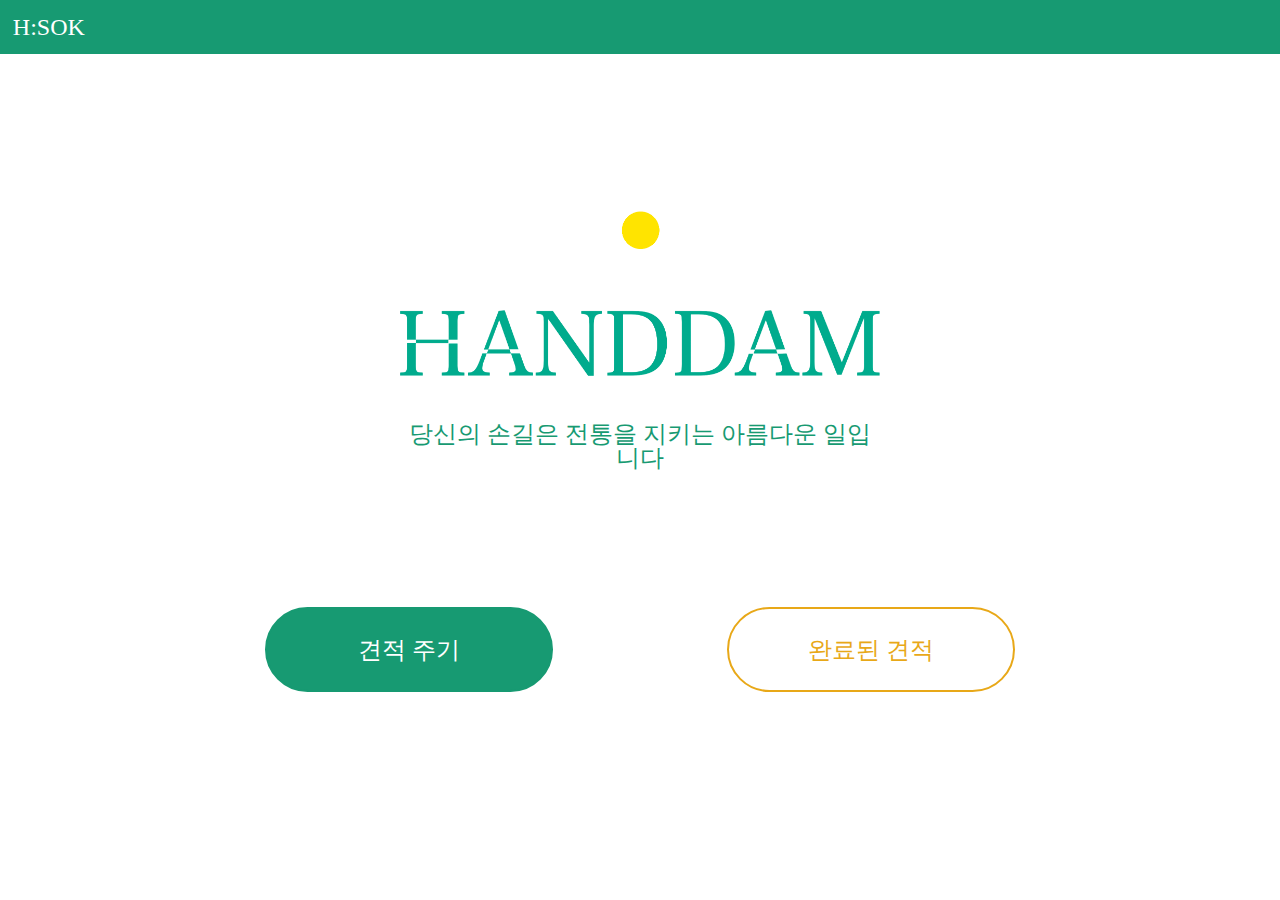
<file: index.html>
<!DOCTYPE html>
<!-- arranged according to BEM -->
<html>
  <head>
    <meta charset="utf-8" />
    <meta name="viewport" content="width=device-width, initial-scale=1.0" />
    <title>한땀 담당자 홈</title>
    <link href="assets/css/main.css" rel="stylesheet" type="text/css" />
    <link href="assets/css/stylesheet.css" rel="stylesheet" type="text/css" />
  </head>
  <body>
    <nav class="top-bar sticky hidden--mob">
      <div class="top-bar__text pos-left">H:SOK</div>
    </nav>
    <section class="home-content">
      <div class="logo">
        <img
          class="logo__image"
          src="./assets/images/logo.png"
          alt="H:SOK 로고"
        />
        <div class="logo__descript hidden--mob">
          당신의 손길은 전통을 지키는 아름다운 일입니다
        </div>
      </div>
      <div class="home-actions">
        <a href="./new-requests-page.html" class="button button--new-requests"
          ><div class="button__text">견적 주기</div></a
        >
        <a
          href="./answered-requests-page.html"
          class="button button--answered-requests"
          ><div class="button__text button__text--answered-requests">
            완료된 견적
          </div></a
        >
      </div>
    </section>
  </body>
</html>
</file>
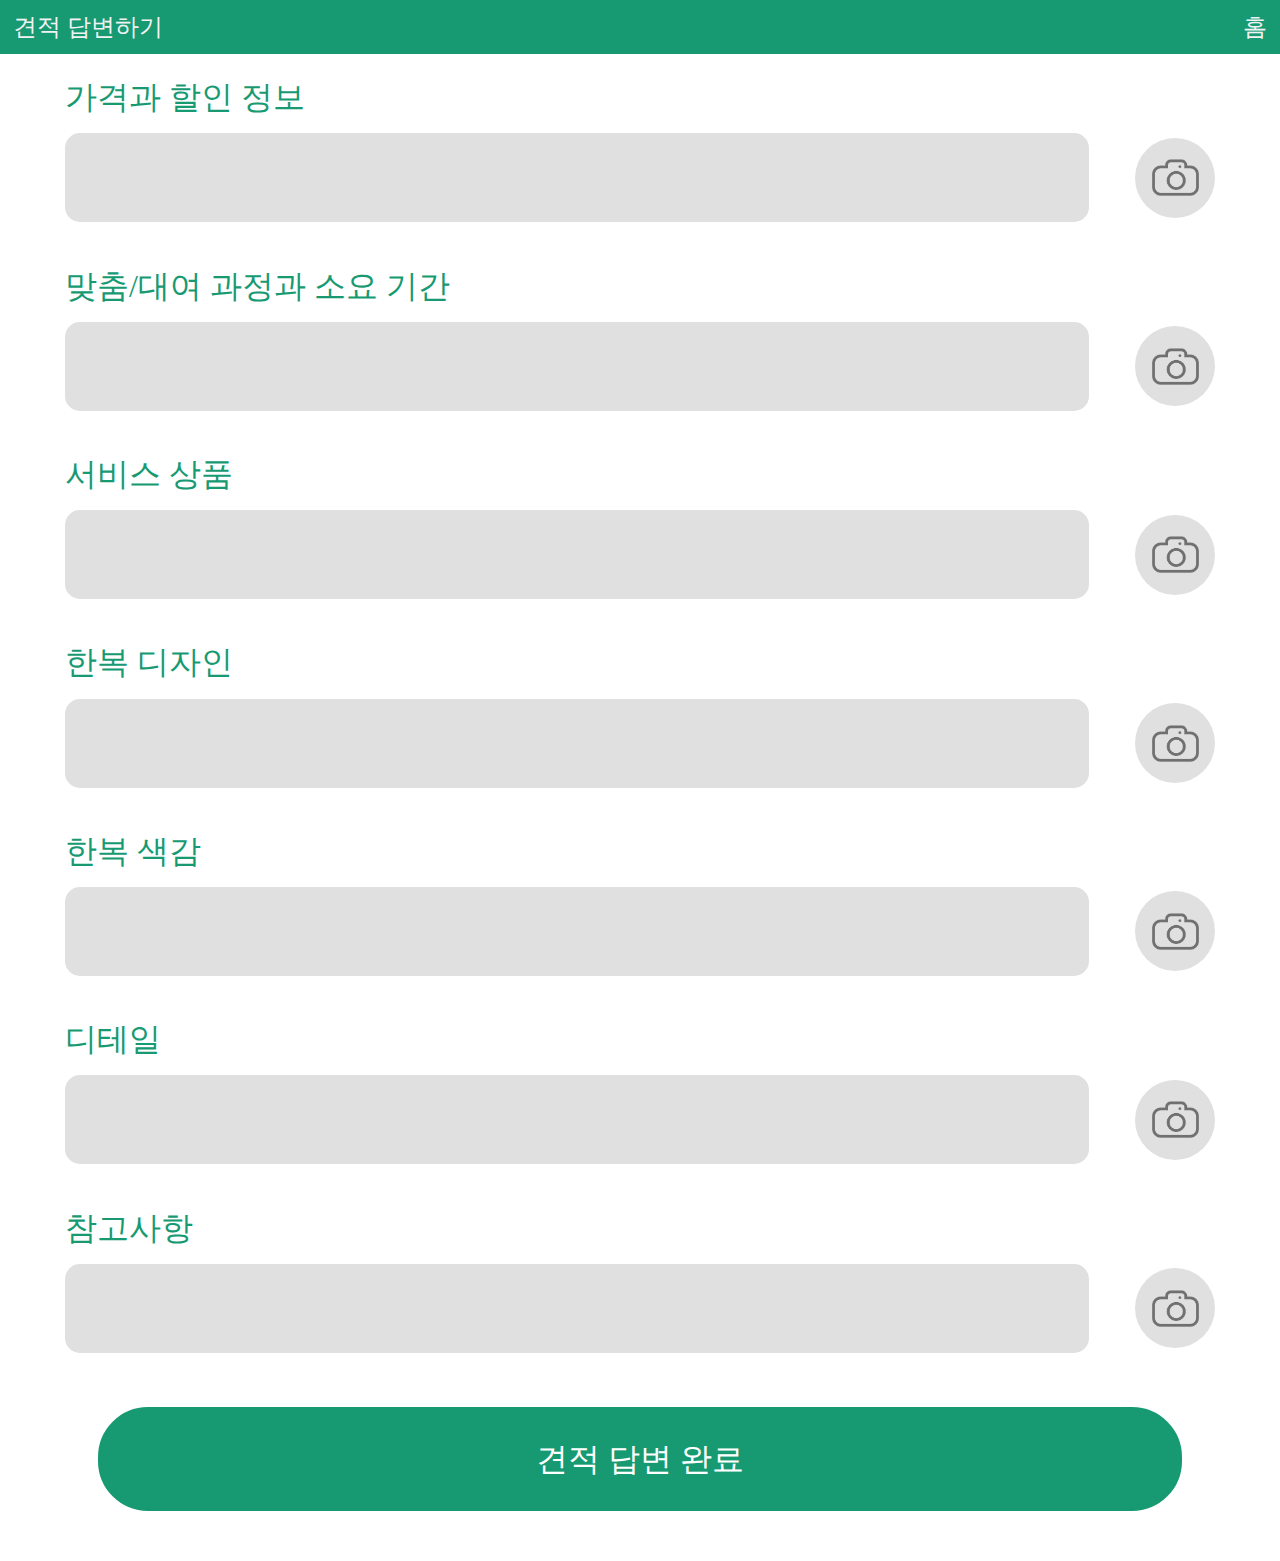
<file: answer-request-page.html>
<!DOCTYPE html>
<html>
  <head>
    <meta charset="utf-8" />
    <meta name="viewport" content="width=device-width, initial-scale=1.0" />
    <title>견적 답변하기</title>
    <link href="assets/css/main.css" rel="stylesheet" type="text/css" />
    <link href="assets/css/stylesheet.css" rel="stylesheet" type="text/css" />
  </head>
  <body>
    <nav class="top-bar sticky">
      <section class="top-bar__column pos-left">
        <a href="./detailed-request-page.html" class="hidden--desk"><</a>
        <a href="./detailed-request-page.html">견적 답변하기</a>
      </section>
      <a href="./index.html" class="pos-right">홈</a>
    </nav>
    <form class="answer-sheet top-item--mob top-item--desk">
      <section class="answer-set">
        <span class="answer__title">가격과 할인 정보</span>
        <section class="input-btn-container">
          <textarea class="answer-input"></textarea>
          <div class="add-img-button">
            <img
              src="./assets/images/add-img-btn.png"
              class="add-img-button__image"
            />
          </div>
        </section>
      </section>
      <section class="answer-set">
        <span class="answer__title">맞춤/대여 과정과 소요 기간</span>
        <section class="input-btn-container">
          <textarea class="answer-input"></textarea>
          <div class="add-img-button">
            <img
              src="./assets/images/add-img-btn.png"
              class="add-img-button__image"
            />
          </div>
        </section>
      </section>
      <section class="answer-set">
        <span class="answer__title">서비스 상품</span>
        <section class="input-btn-container">
          <textarea class="answer-input"></textarea>
          <div class="add-img-button">
            <img
              src="./assets/images/add-img-btn.png"
              class="add-img-button__image"
            />
          </div>
        </section>
      </section>
      <section class="answer-set">
        <span class="answer__title">한복 디자인</span>
        <section class="input-btn-container">
          <textarea class="answer-input"></textarea>
          <div class="add-img-button">
            <img
              src="./assets/images/add-img-btn.png"
              class="add-img-button__image"
            />
          </div>
        </section>
      </section>
      <section class="answer-set">
        <span class="answer__title">한복 색감</span>
        <section class="input-btn-container">
          <textarea class="answer-input"></textarea>
          <div class="add-img-button">
            <img
              src="./assets/images/add-img-btn.png"
              class="add-img-button__image"
            />
          </div>
        </section>
      </section>
      <section class="answer-set">
        <span class="answer__title">디테일</span>
        <section class="input-btn-container">
          <textarea class="answer-input"></textarea>
          <div class="add-img-button">
            <img
              src="./assets/images/add-img-btn.png"
              class="add-img-button__image"
            />
          </div>
        </section>
      </section>
      <section class="answer-set">
        <span class="answer__title">참고사항</span>
        <section class="input-btn-container">
          <textarea class="answer-input"></textarea>
          <div class="add-img-button">
            <img
              src="./assets/images/add-img-btn.png"
              class="add-img-button__image"
            />
          </div>
        </section>
      </section>
      <a
        href="./new-requests-page-answered.html"
        class="button button--big button--new-requests"
      >
        <span class="button__text button__text--large">견적 답변 완료</span>
      </a>
    </form>
  </body>
</html>
</file>
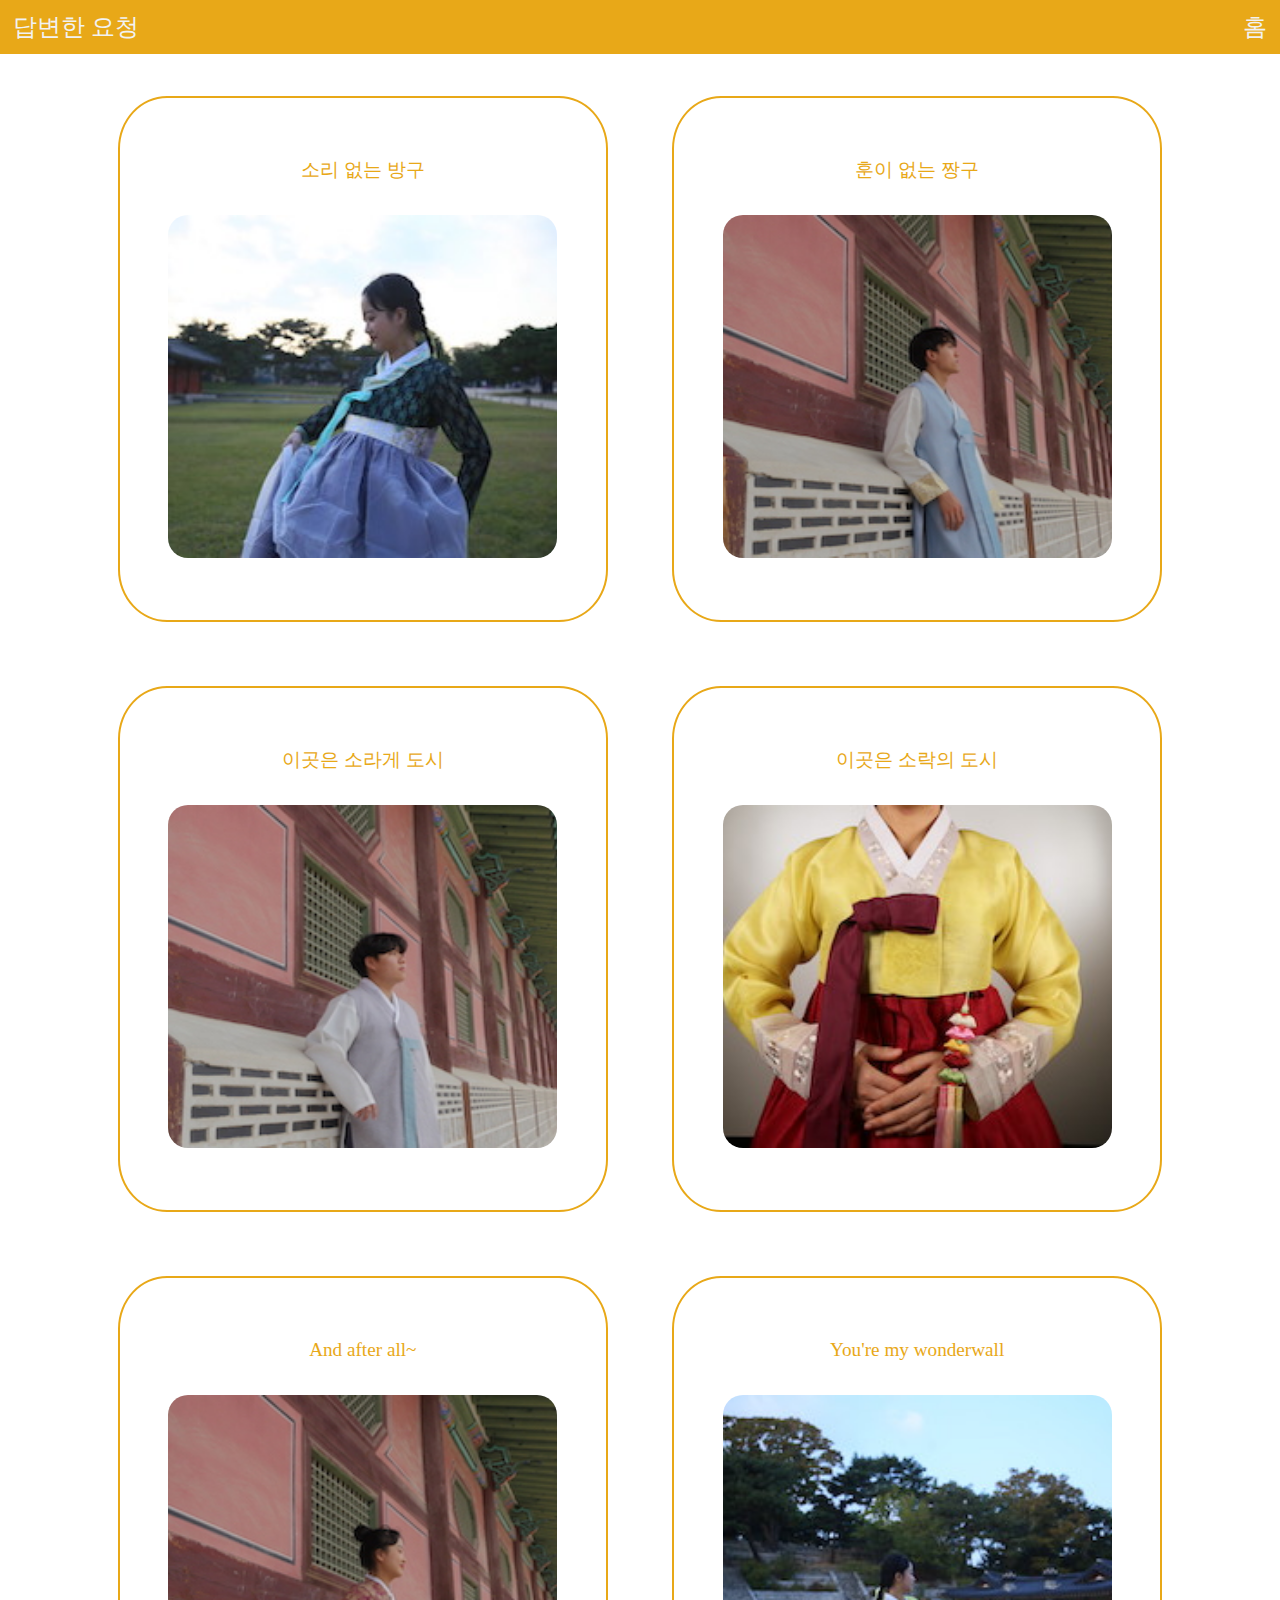
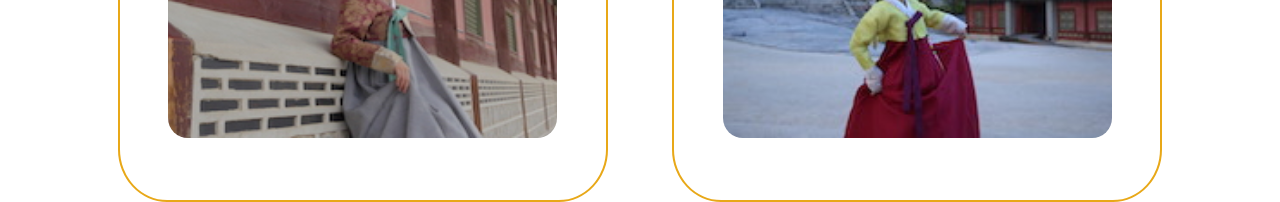
<file: answered-requests-page.html>
<!DOCTYPE html>
<!-- arranged according to BEM -->
<html>
  <head>
    <meta charset="utf-8" />
    <meta name="viewport" content="width=device-width, initial-scale=1.0" />
    <title>답변한 요청</title>
    <link href="assets/css/main.css" rel="stylesheet" type="text/css" />
    <link href="assets/css/stylesheet.css" rel="stylesheet" type="text/css" />
  </head>
  <body>
    <nav class="sticky top-bar top-bar--yellow">
      <a href="./index.html" class="hidden--desk pos-left"><</a>
      <a href="./index.html" class="pos-left">답변한 요청</a>
      <a href="./index.html" class="pos-right">홈</a>
    </nav>
    <section class="requests-container">
      <a href="./view-answered-request.html" class="request request--answered">
        <div class="request__descrip request__descrip--answered">
          소리 없는 방구
        </div>
        <img class="request__image" src="./assets/images/hanbok1.jpeg" />
      </a>
      <a href="./view-answered-request.html" class="request request--answered">
        <div class="request__descrip request__descrip--answered">
          훈이 없는 짱구
        </div>
        <img class="request__image" src="./assets/images/hanbok6.jpeg" />
      </a>
      <a href="./view-answered-request.html" class="request request--answered">
        <div class="request__descrip request__descrip--answered">
          이곳은 소라게 도시
        </div>
        <img class="request__image" src="./assets/images/hanbok2.jpeg" />
      </a>
      <a href="./view-answered-request.html" class="request request--answered">
        <div class="request__descrip request__descrip--answered">
          이곳은 소락의 도시
        </div>
        <img class="request__image" src="./assets/images/hanbok3.jpeg" />
      </a>
      <a href="./view-answered-request.html" class="request request--answered">
        <div class="request__descrip request__descrip--answered">
          And after all~
        </div>
        <img class="request__image" src="./assets/images/hanbok5.jpeg" />
      </a>
      <a
        href="./view-answered-request.html"
        class="request request--answered last-request"
      >
        <div class="request__descrip request__descrip--answered">
          You're my wonderwall
        </div>
        <img class="request__image" src="./assets/images/hanbok9.jpeg" />
      </a>
    </section>
  </body>
</html>
</file>
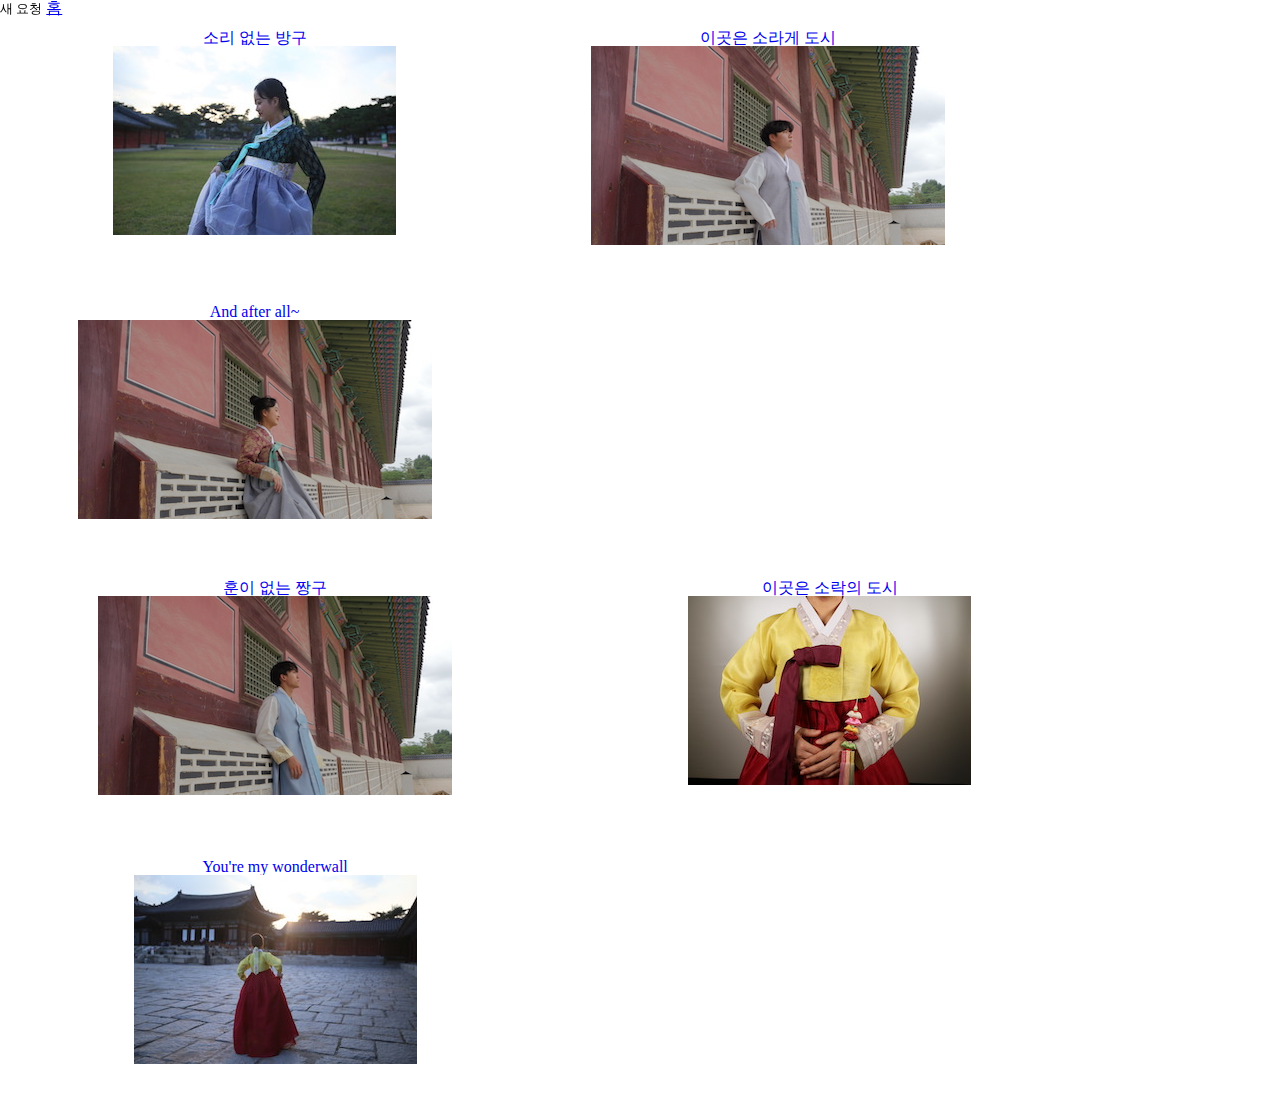
<file: answeredrequestspage.html>
<!DOCTYPE html>
<html>
  <head>
    <meta charset="utf-8" />
    <meta name="viewport" content="width=device-width, initial-scale=1.0" />
    <title>답변한 요청</title>
    <link href="assets/css/main.css" rel="stylesheet" type="text/css" />
    <link href="assets/css/stylesheet.css" rel="stylesheet" type="text/css" />
  </head>
  <body>
    <header id="topbaryellow" class="sticky">
      <span class="topbartext">새 요청</span>
      <a href="./index.html">홈</a>
    </header>
    <section class="requestscontainer">
      <div class="requestvertcontainer" style="margin-right: 7.5%;">
        <a
          href="./viewansweredrequest.html"
          class="request request--answeredrequest"
        >
          <div class="requestdescrip requestdescrip--answered">
            소리 없는 방구
          </div>
          <img class="requestimage" src="./images/hanbok1.jpeg" />
        </a>
        <a
          href="./viewansweredrequest.html"
          class="request request--answeredrequest"
        >
          <div class="requestdescrip requestdescrip--answered">
            이곳은 소라게 도시
          </div>
          <img class="requestimage" src="./images/hanbok2.jpeg" />
        </a>
        <a
          href="./viewansweredrequest.html"
          class="request request--answeredrequest"
        >
          <div class="requestdescrip requestdescrip--answered">
            And after all~
          </div>
          <img class="requestimage" src="./images/hanbok5.jpeg" />
        </a>
      </div>
      <div class="requestvertcontainer">
        <a
          href="./viewansweredrequest.html"
          class="request request--answeredrequest"
        >
          <div class="requestdescrip requestdescrip--answered">
            훈이 없는 짱구
          </div>
          <img class="requestimage" src="./images/hanbok6.jpeg" />
        </a>
        <a
          href="./viewansweredrequest.html"
          class="request request--answeredrequest"
        >
          <div class="requestdescrip requestdescrip--answered">
            이곳은 소락의 도시
          </div>
          <img class="requestimage" src="./images/hanbok3.jpeg" />
        </a>
        <a
          href="./viewansweredrequest.html"
          class="request request--answeredrequest"
        >
          <div class="requestdescrip requestdescrip--answered">
            You're my wonderwall
          </div>
          <img class="requestimage" src="./images/hanbok4.jpeg" />
        </a>
      </div>
    </section>
  </body>
</html>
</file>
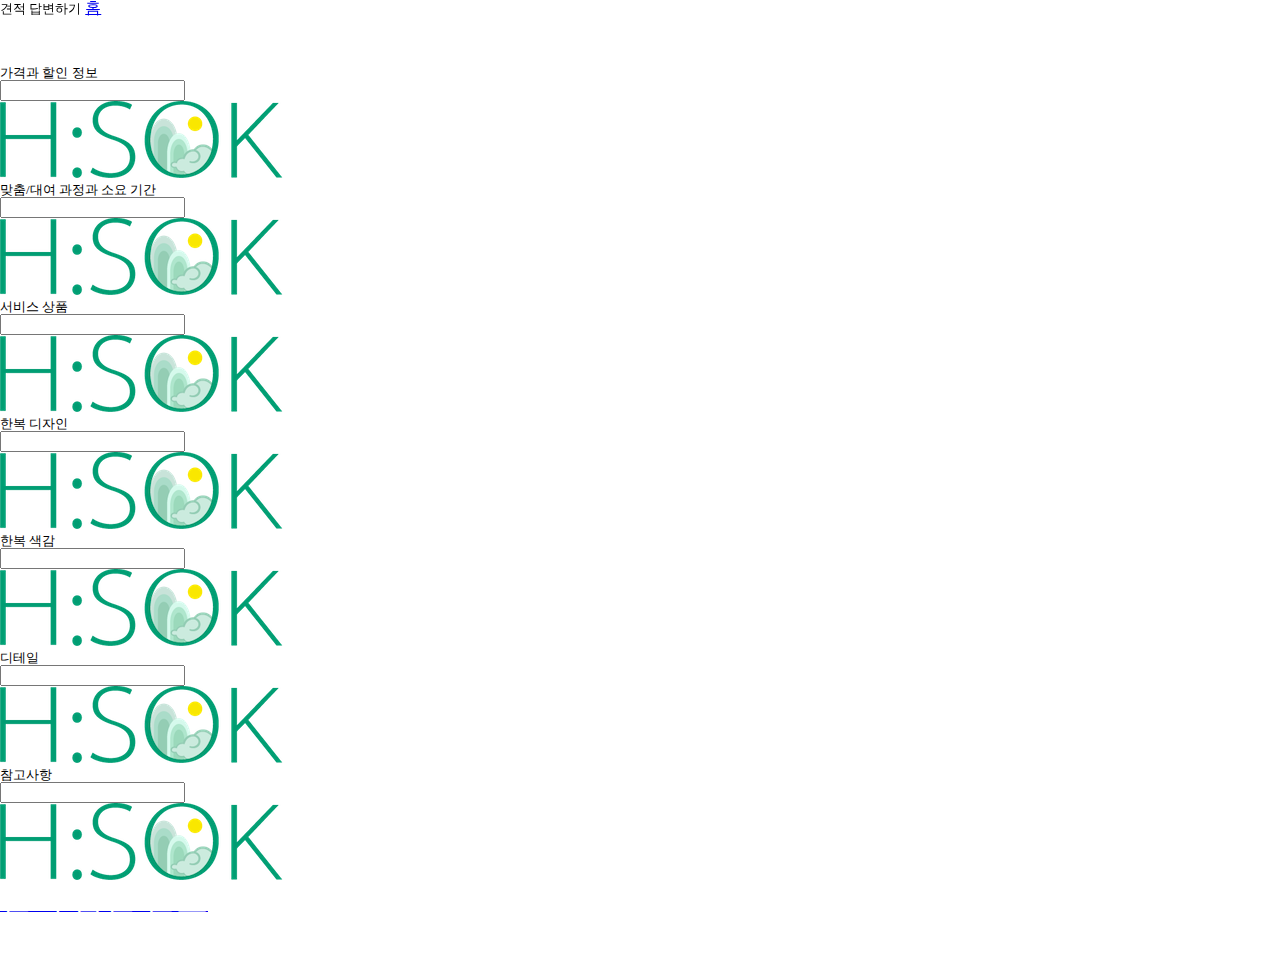
<file: answerrequestpage.html>
<!DOCTYPE html>
<html>
  <head>
    <meta charset="utf-8" />
    <meta name="viewport" content="width=device-width, initial-scale=1.0" />
    <title>견적 답변하기</title>
    <link href="assets/css/main.css" rel="stylesheet" type="text/css" />
    <link href="assets/css/stylesheet.css" rel="stylesheet" type="text/css" />
  </head>
  <body>
    <nav id="topbar" class="sticky">
      <span class="topbartext">견적 답변하기</span>
      <a href="./index.html">홈</a>
    </nav>
    <form class="answersheet" style="margin-top: 5%;">
      <section class="answerset">
        <span class="answertitle">가격과 할인 정보</span>
        <section class="inputbuttonbox">
          <input class="answerinput" />
          <div class="addimagebox">
            <img src="./images/logo.png" class="buttonimage" />
          </div>
        </section>
      </section>
      <section class="answerset">
        <span class="answertitle">맞춤/대여 과정과 소요 기간</span>
        <section class="inputbuttonbox">
          <input class="answerinput" />
          <div class="addimagebox">
            <img src="./images/logo.png" class="buttonimage" />
          </div>
        </section>
      </section>
      <section class="answerset">
        <span class="answertitle">서비스 상품</span>
        <section class="inputbuttonbox">
          <input class="answerinput" />
          <div class="addimagebox">
            <img src="./images/logo.png" class="buttonimage" />
          </div>
        </section>
      </section>
      <section class="answerset">
        <span class="answertitle">한복 디자인</span>
        <section class="inputbuttonbox">
          <input class="answerinput" />
          <div class="addimagebox">
            <img src="./images/logo.png" class="buttonimage" />
          </div>
        </section>
      </section>
      <section class="answerset">
        <span class="answertitle">한복 색감</span>
        <section class="inputbuttonbox">
          <input class="answerinput" />
          <div class="addimagebox">
            <img src="./images/logo.png" class="buttonimage" />
          </div>
        </section>
      </section>
      <section class="answerset">
        <span class="answertitle">디테일</span>
        <section class="inputbuttonbox">
          <input class="answerinput" />
          <div class="addimagebox">
            <img src="./images/logo.png" class="buttonimage" />
          </div>
        </section>
      </section>
      <section class="answerset">
        <span class="answertitle">참고사항</span>
        <section class="inputbuttonbox">
          <input class="answerinput" />
          <div class="addimagebox">
            <img src="./images/logo.png" class="buttonimage" />
          </div>
        </section>
      </section>
      <a
        href="./newrequestspageanswered.html"
        class="bigbutton"
        style="margin-top: 50px; margin-bottom: 50px;"
      >
        <span style="color: white; font-size: xx-large; text-decoration: none;"
          >견적 답변 완료</span
        >
      </a>
    </form>
  </body>
</html>
</file>
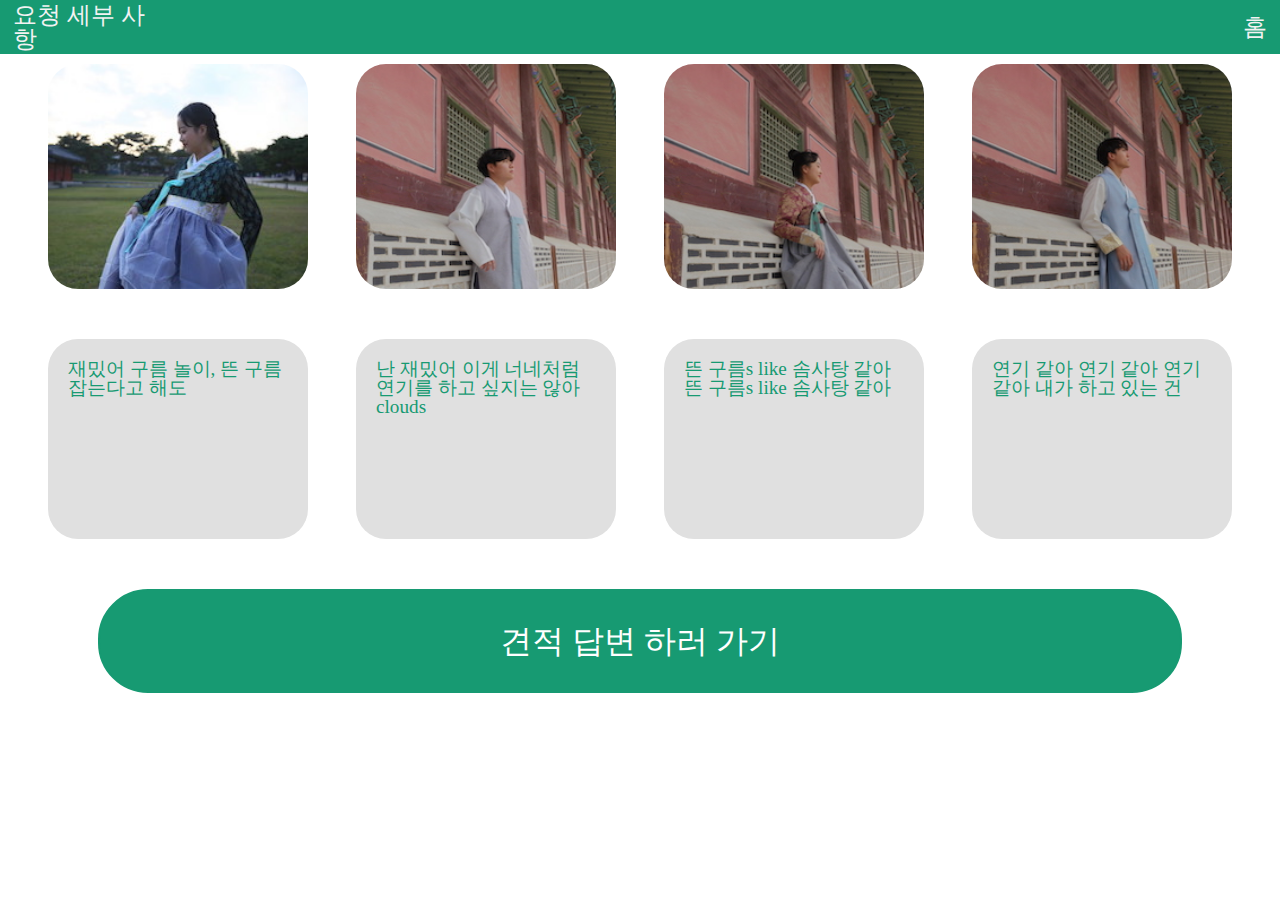
<file: detailed-request-page.html>
<!DOCTYPE html>
<html>
  <head>
    <meta charset="utf-8" />
    <meta name="viewport" content="width=device-width, initial-scale=1.0" />
    <title>요청 세부 사항</title>
    <link href="assets/css/main.css" rel="stylesheet" type="text/css" />
    <link href="assets/css/stylesheet.css" rel="stylesheet" type="text/css" />
  </head>
  <body>
    <nav class="sticky top-bar">
      <section class="top-bar__column pos-left">
        <a href="./new-requests-page.html" class="hidden--desk pos-left"><</a>
        <a href="./answered-requests-page.html">요청 세부 사항</a>
      </section>
      <a href="./index.html" class="pos-right">홈</a>
    </nav>
    <section class="home-content" style="height: auto;">
      <section class="descrip-container top-item--desk">
        <div class="request-detail top-item--mob">
          <img
            src="./assets/images/hanbok1.jpeg"
            class="request-detail__image"
          />
          <section class="request-detail__descript">
            재밌어 구름 놀이, 뜬 구름 잡는다고 해도
          </section>
        </div>
        <div class="request-detail">
          <img
            src="./assets/images/hanbok2.jpeg"
            class="request-detail__image"
          />
          <section class="request-detail__descript">
            난 재밌어 이게 너네처럼 연기를 하고 싶지는 않아 clouds
          </section>
        </div>
        <div class="request-detail">
          <img
            src="./assets/images/hanbok5.jpeg"
            class="request-detail__image"
          />
          <section class="request-detail__descript">
            뜬 구름s like 솜사탕 같아 뜬 구름s like 솜사탕 같아
          </section>
        </div>
        <div class="request-detail">
          <img
            src="./assets/images/hanbok6.jpeg"
            class="request-detail__image"
          />
          <section class="request-detail__descript">
            연기 같아 연기 같아 연기 같아 내가 하고 있는 건
          </section>
        </div>
      </section>
      <a
        href="./answer-request-page.html"
        class="button button--big button--new-requests"
      >
        <span class="button__text button__text--large"
          >견적 답변 하러 가기</span
        >
      </a>
    </section>
  </body>
</html>
</file>
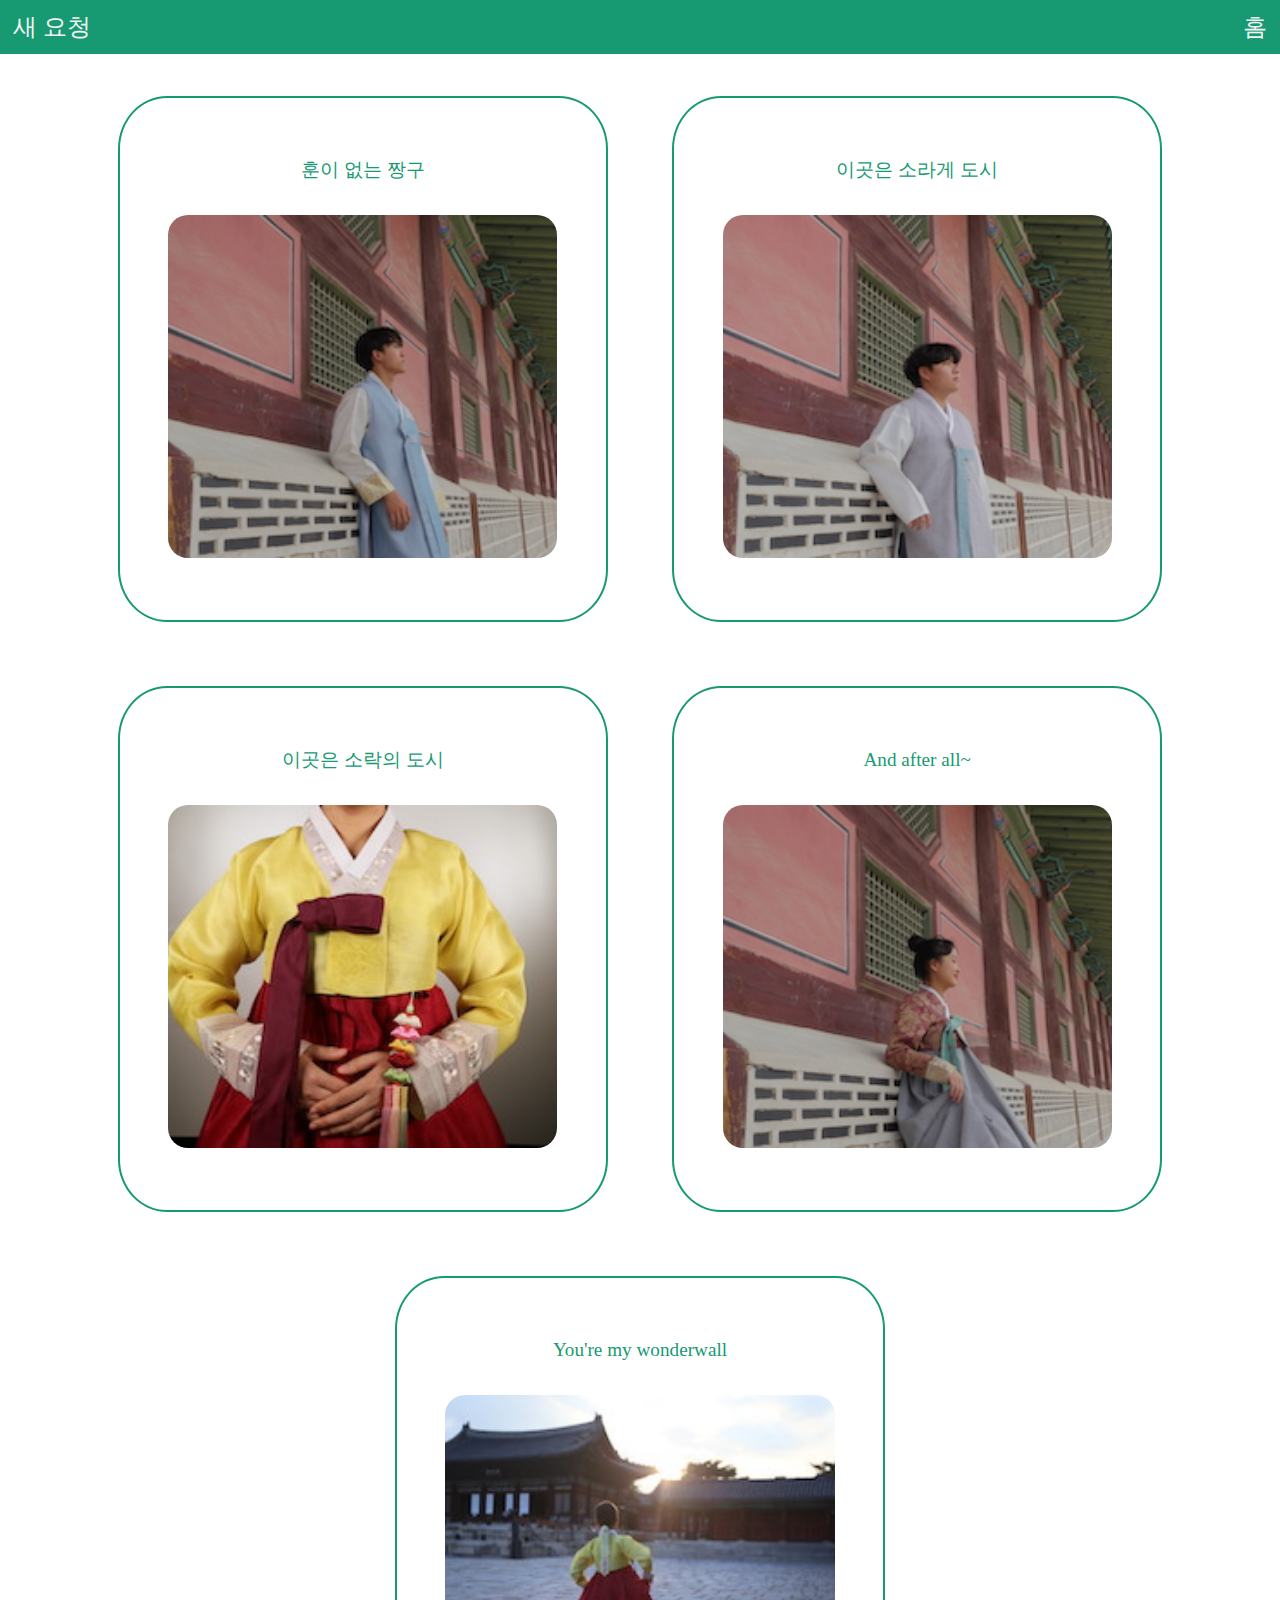
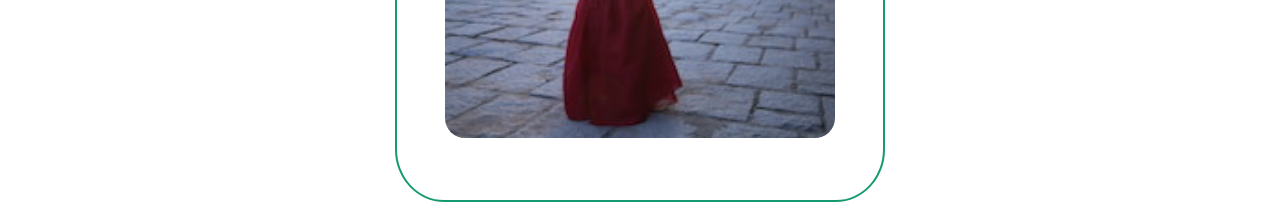
<file: new-requests-page-answered.html>
<!DOCTYPE html>
<html>
  <head>
    <meta charset="utf-8" />
    <meta name="viewport" content="width=device-width, initial-scale=1.0" />
    <title>견적 요청</title>
    <link href="assets/css/main.css" rel="stylesheet" type="text/css" />
    <link href="assets/css/stylesheet.css" rel="stylesheet" type="text/css" />
  </head>
  <body>
    <nav class="sticky top-bar">
      <section class="top-bar__column pos-left">
        <a href="./index.html" class="hidden--desk"><</a>
        <a href="./index.html">새 요청</a>
      </section>
      <a href="./index.html" class="pos-right">홈</a>
    </nav>
    <div class="requests-container">
      <a
        href="./detailed-request-page.html"
        class="request request--new-request"
      >
        <div class="request__descrip">훈이 없는 짱구</div>
        <img class="request__image" src="./assets/images/hanbok6.jpeg" />
      </a>
      <a
        href="./detailed-request-page.html"
        class="request request--new-request"
      >
        <div class="request__descrip">이곳은 소라게 도시</div>
        <img class="request__image" src="./assets/images/hanbok2.jpeg" />
      </a>
      <a
        href="./detailed-request-page.html"
        class="request request--new-request"
      >
        <div class="request__descrip">이곳은 소락의 도시</div>
        <img class="request__image" src="./assets/images/hanbok3.jpeg" />
      </a>
      <a
        href="./detailed-request-page.html"
        class="request request--new-request"
      >
        <div class="request__descrip">And after all~</div>
        <img class="request__image" src="./assets/images/hanbok5.jpeg" />
      </a>
      <a
        href="./detailed-request-page.html"
        class="request request--new-request last-request"
      >
        <div class="request__descrip">You're my wonderwall</div>
        <img class="request__image" src="./assets/images/hanbok4.jpeg" />
      </a>
    </div>
  </body>
</html>
</file>
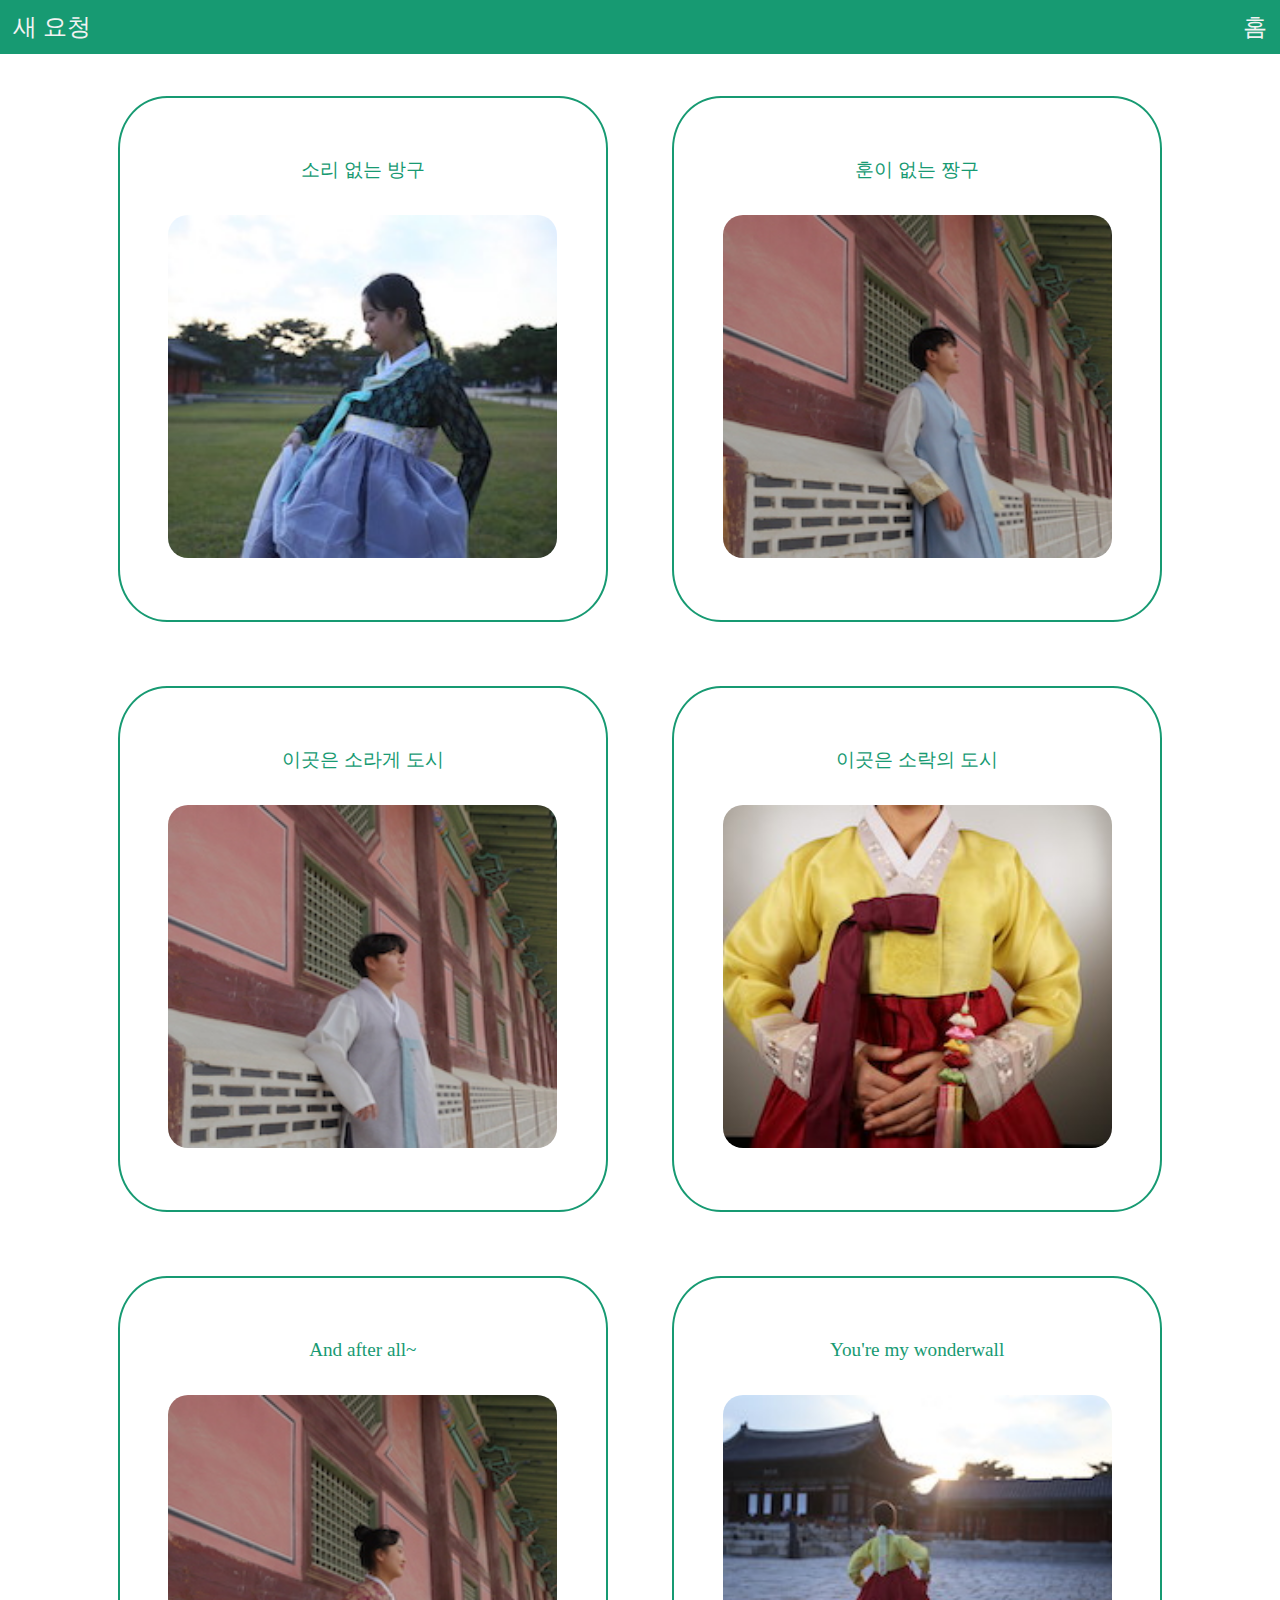
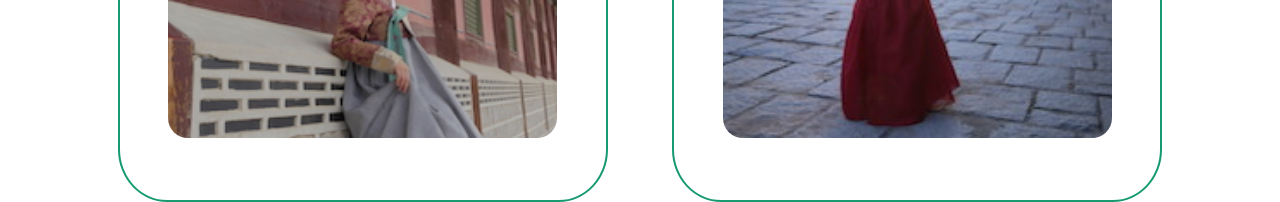
<file: new-requests-page.html>
<!DOCTYPE html>
<html>
  <head>
    <meta charset="utf-8" />
    <meta name="viewport" content="width=device-width, initial-scale=1.0" />
    <title>견적 요청</title>
    <link href="assets/css/main.css" rel="stylesheet" type="text/css" />
    <link href="assets/css/stylesheet.css" rel="stylesheet" type="text/css" />
  </head>
  <body>
    <nav class="sticky top-bar">
      <section class="top-bar__column pos-left">
        <a href="./new-requests-page.html" class="hidden--desk pos-left"><</a>
        <a href="./answered-requests-page.html">새 요청</a>
      </section>
      <a href="./index.html" class="pos-right">홈</a>
    </nav>
    <div class="requests-container">
      <a
        href="./detailed-request-page.html"
        class="request request--new-request"
      >
        <div class="request__descrip">소리 없는 방구</div>
        <img class="request__image" src="./assets/images/hanbok1.jpeg" />
      </a>
      <a
        href="./detailed-request-page.html"
        class="request request--new-request"
      >
        <div class="request__descrip">훈이 없는 짱구</div>
        <img class="request__image" src="./assets/images/hanbok6.jpeg" />
      </a>
      <a
        href="./detailed-request-page.html"
        class="request request--new-request"
      >
        <div class="request__descrip">이곳은 소라게 도시</div>
        <img class="request__image" src="./assets/images/hanbok2.jpeg" />
      </a>
      <a
        href="./detailed-request-page.html"
        class="request request--new-request"
      >
        <div class="request__descrip">이곳은 소락의 도시</div>
        <img class="request__image" src="./assets/images/hanbok3.jpeg" />
      </a>
      <a
        href="./detailed-request-page.html"
        class="request request--new-request"
      >
        <div class="request__descrip">And after all~</div>
        <img class="request__image" src="./assets/images/hanbok5.jpeg" />
      </a>
      <a
        href="./detailed-request-page.html"
        class="request request--new-request last-request"
      >
        <div class="request__descrip">You're my wonderwall</div>
        <img class="request__image" src="./assets/images/hanbok4.jpeg" />
      </a>
    </div>
  </body>
</html>
</file>
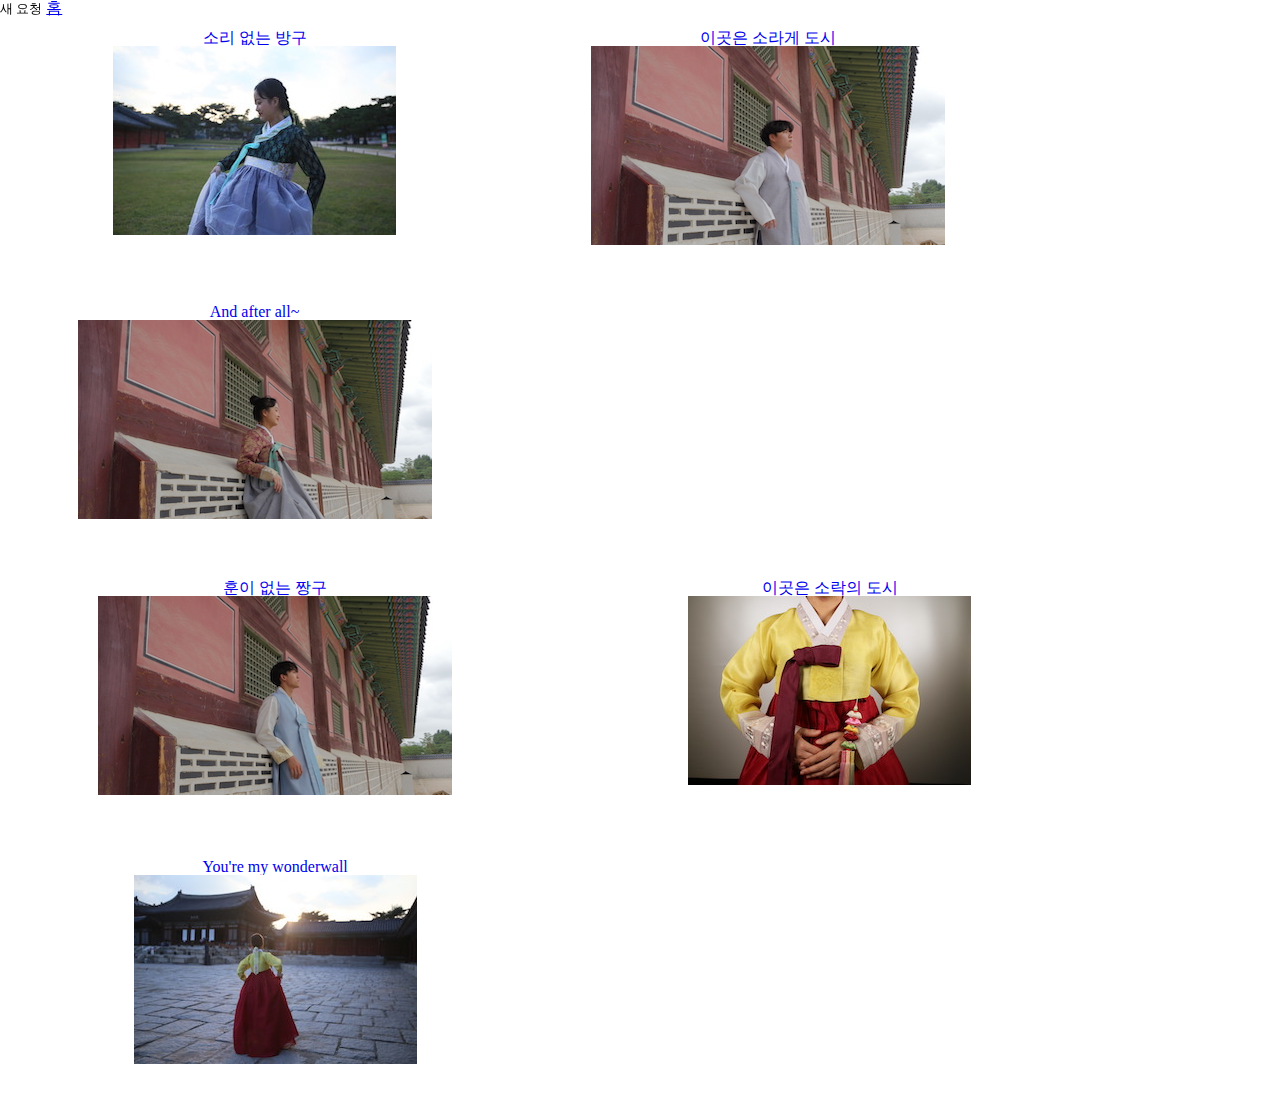
<file: newrequestspage.html>
<!DOCTYPE html>
<html>
  <head>
    <meta charset="utf-8" />
    <meta name="viewport" content="width=device-width, initial-scale=1.0" />
    <title>견적 요청</title>
    <link href="assets/css/main.css" rel="stylesheet" type="text/css" />
    <link href="assets/css/stylesheet.css" rel="stylesheet" type="text/css" />
  </head>

  <body>
    <nav id="topbar" class="sticky">
      <span class="topbartext">새 요청</span>
      <a href="./index.html">홈</a>
    </nav>
    <section class="requestscontainer">
      <div class="requestvertcontainer" style="margin-right: 7.5%;">
        <a href="./requestdetail.html" class="request request--newrequest">
          <div class="requestdescrip">소리 없는 방구</div>
          <img class="requestimage" src="./images/hanbok1.jpeg" />
        </a>
        <a href="./requestdetail.html" class="request request--newrequest">
          <div class="requestdescrip">이곳은 소라게 도시</div>
          <img class="requestimage" src="./images/hanbok2.jpeg" />
        </a>
        <a href="./requestdetail.html" class="request request--newrequest">
          <div class="requestdescrip">And after all~</div>
          <img class="requestimage" src="./images/hanbok5.jpeg" />
        </a>
      </div>
      <div class="requestvertcontainer">
        <a href="./requestdetail.html" class="request request--newrequest">
          <div class="requestdescrip">훈이 없는 짱구</div>
          <img class="requestimage" src="./images/hanbok6.jpeg" />
        </a>
        <a href="./requestdetail.html" class="request request--newrequest">
          <div class="requestdescrip">이곳은 소락의 도시</div>
          <img class="requestimage" src="./images/hanbok3.jpeg" />
        </a>
        <a href="./requestdetail.html" class="request request--newrequest">
          <div class="requestdescrip">You're my wonderwall</div>
          <img class="requestimage" src="./images/hanbok4.jpeg" />
        </a>
      </div>
    </section>
  </body>
</html>
</file>
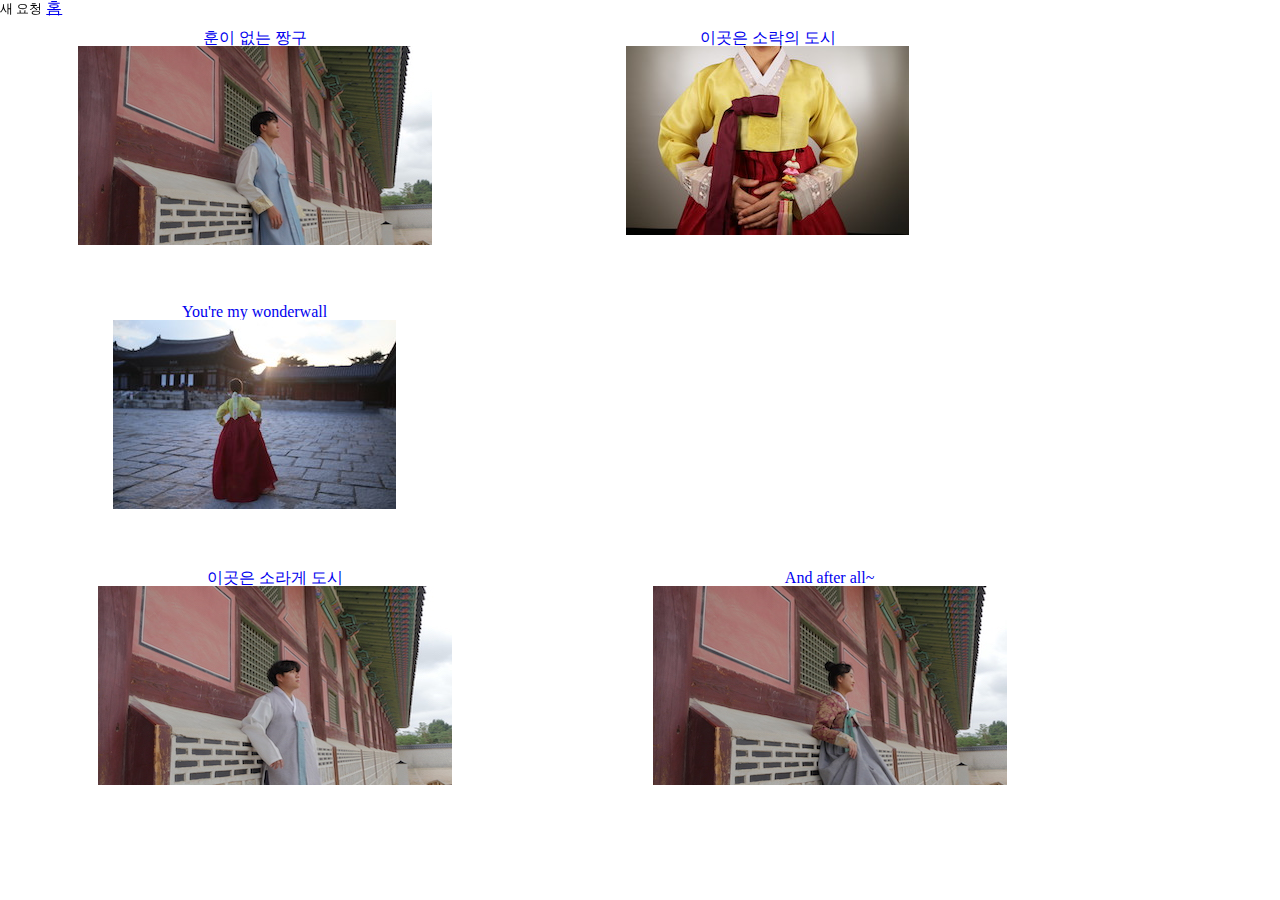
<file: newrequestspageanswered.html>
<!DOCTYPE html>
<html>
  <head>
    <meta charset="utf-8" />
    <meta name="viewport" content="width=device-width, initial-scale=1.0" />
    <title>견적 요청</title>
    <link href="assets/css/main.css" rel="stylesheet" type="text/css" />
    <link href="assets/css/stylesheet.css" rel="stylesheet" type="text/css" />
  </head>
  <body>
    <nav id="topbar" class="sticky">
      <span class="topbartext">새 요청</span>
      <a href="./index.html">홈</a>
    </nav>
    <section class="requestscontainer">
      <div class="requestvertcontainer" style="margin-right: 7.5%;">
        <a href="./requestdetail.html" class="request request--newrequest">
          <div class="requestdescrip">훈이 없는 짱구</div>
          <img class="requestimage" src="./images/hanbok6.jpeg" />
        </a>
        <a href="./requestdetail.html" class="request request--newrequest">
          <div class="requestdescrip">이곳은 소락의 도시</div>
          <img class="requestimage" src="./images/hanbok3.jpeg" />
        </a>
        <a href="./requestdetail.html" class="request request--newrequest">
          <div class="requestdescrip">You're my wonderwall</div>
          <img class="requestimage" src="./images/hanbok4.jpeg" />
        </a>
      </div>
      <div class="requestvertcontainer">
        <a href="./requestdetail.html" class="request request--newrequest">
          <div class="requestdescrip">이곳은 소라게 도시</div>
          <img class="requestimage" src="./images/hanbok2.jpeg" />
        </a>
        <a href="./requestdetail.html" class="request request--newrequest">
          <div class="requestdescrip">And after all~</div>
          <img class="requestimage" src="./images/hanbok5.jpeg" />
        </a>
      </div>
    </section>
  </body>
</html>
</file>
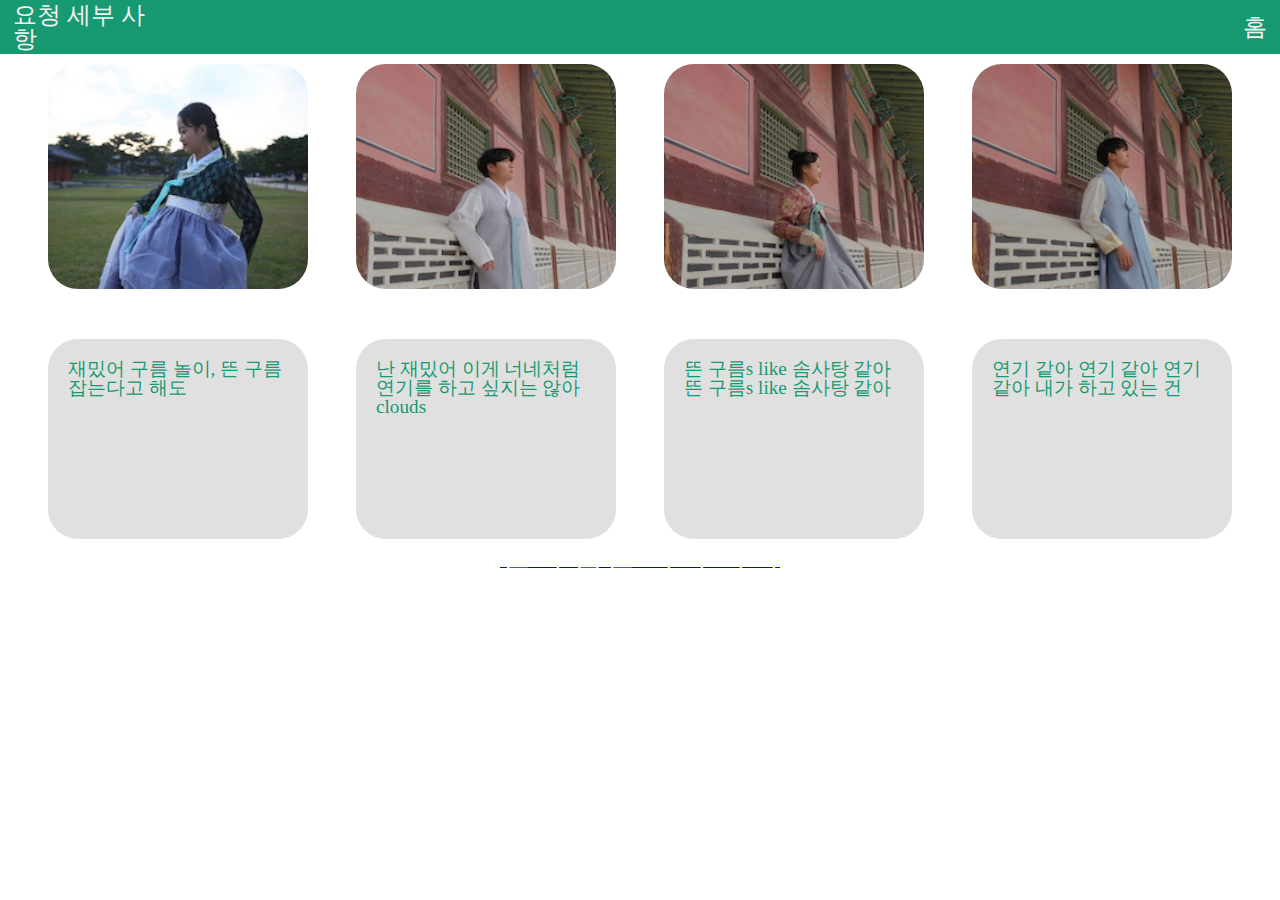
<file: request-detail.html>
<!DOCTYPE html>
<html>
  <head>
    <meta charset="utf-8" />
    <meta name="viewport" content="width=device-width, initial-scale=1.0" />
    <title>요청 세부 사항</title>
    <link href="assets/css/main.css" rel="stylesheet" type="text/css" />
    <link href="assets/css/stylesheet.css" rel="stylesheet" type="text/css" />
  </head>
  <body>
    <nav class="sticky top-bar">
      <section class="top-bar__column pos-left">
        <a href="./new-requests-page.html" class="hidden--desk pos-left"><</a>
        <a href="./answered-requests-page.html">요청 세부 사항</a>
      </section>
      <a href="./index.html" class="pos-right">홈</a>
    </nav>
    <section class="home-content" style="height: auto;">
      <section class="descrip-container top-item--desk">
        <div class="request-detail top-item--mob">
          <img
            src="./assets/images/hanbok1.jpeg"
            class="request-detail__image"
          />
          <section class="request-detail__descript">
            재밌어 구름 놀이, 뜬 구름 잡는다고 해도
          </section>
        </div>
        <div class="request-detail">
          <img
            src="./assets/images/hanbok2.jpeg"
            class="request-detail__image"
          />
          <section class="request-detail__descript">
            난 재밌어 이게 너네처럼 연기를 하고 싶지는 않아 clouds
          </section>
        </div>
        <div class="request-detail">
          <img
            src="./assets/images/hanbok5.jpeg"
            class="request-detail__image"
          />
          <section class="request-detail__descript">
            뜬 구름s like 솜사탕 같아 뜬 구름s like 솜사탕 같아
          </section>
        </div>
        <div class="request-detail">
          <img
            src="./assets/images/hanbok6.jpeg"
            class="request-detail__image"
          />
          <section class="request-detail__descript">
            연기 같아 연기 같아 연기 같아 내가 하고 있는 건
          </section>
        </div>
      </section>
      <a href="./answer-request-page.html" class="big-button">
        <span class="button__text button__text--large"
          >견적 답변 하러 가기</span
        >
      </a>
    </section>
  </body>
</html>
</file>
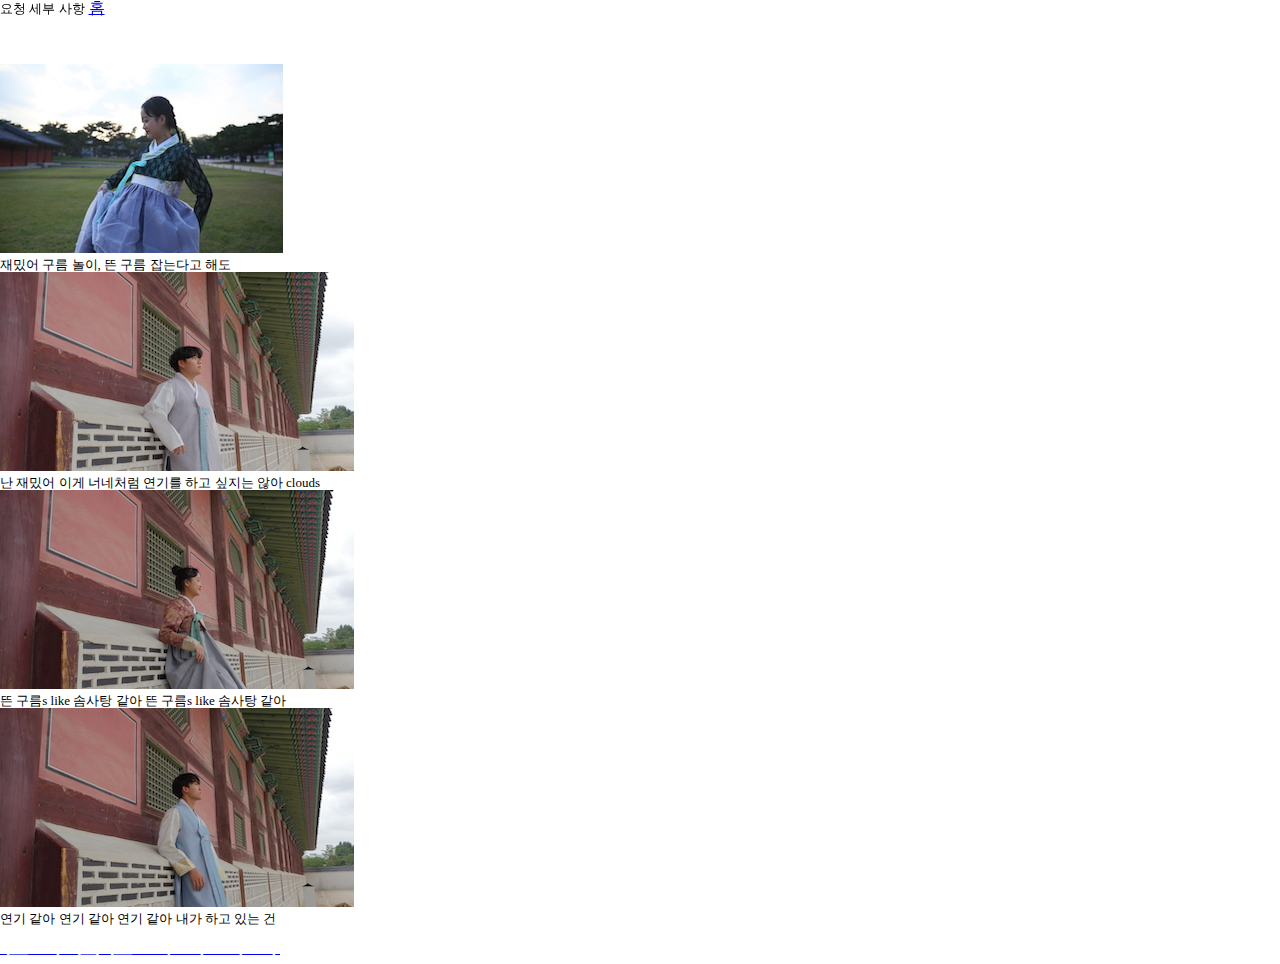
<file: requestdetail.html>
<!DOCTYPE html>
<html>
  <head>
    <meta charset="utf-8" />
    <meta name="viewport" content="width=device-width, initial-scale=1.0" />
    <title>요청 세부 사항</title>
    <link href="assets/css/main.css" rel="stylesheet" type="text/css" />
    <link href="assets/css/stylesheet.css" rel="stylesheet" type="text/css" />
  </head>
  <body>
    <header id="topbar" class="sticky">
      <span class="topbartext">요청 세부 사항</span>
      <a href="./index.html">홈</a>
    </header>
    <div class="contentbox" style="margin-top: 5%;">
      <section class="topdescriptbox">
        <div class="smallverticalbox">
          <img src="./images/hanbok1.jpeg" class="smallrequestimage" />
          <section class="requestdetail">
            <span class="detail">재밌어 구름 놀이, 뜬 구름 잡는다고 해도</span>
          </section>
        </div>
        <div class="smallverticalbox">
          <img src="./images/hanbok2.jpeg" class="smallrequestimage" />
          <section class="requestdetail">
            <span class="detail"
              >난 재밌어 이게 너네처럼 연기를 하고 싶지는 않아 clouds</span
            >
          </section>
        </div>
        <div class="smallverticalbox">
          <img src="./images/hanbok5.jpeg" class="smallrequestimage" />
          <section class="requestdetail">
            <span class="detail"
              >뜬 구름s like 솜사탕 같아 뜬 구름s like 솜사탕 같아</span
            >
          </section>
        </div>
        <div class="smallverticalbox">
          <img src="./images/hanbok6.jpeg" class="smallrequestimage" />
          <section class="requestdetail">
            <span class="detail"
              >연기 같아 연기 같아 연기 같아 내가 하고 있는 건</span
            >
          </section>
        </div>
      </section>
      <a href="./answerrequestpage.html" class="bigbutton">
        <span class="buttontext" style="color: white; font-size: xx-large;"
          >견적 답변 하러 가기</span
        >
      </a>
    </div>
  </body>
</html>
</file>
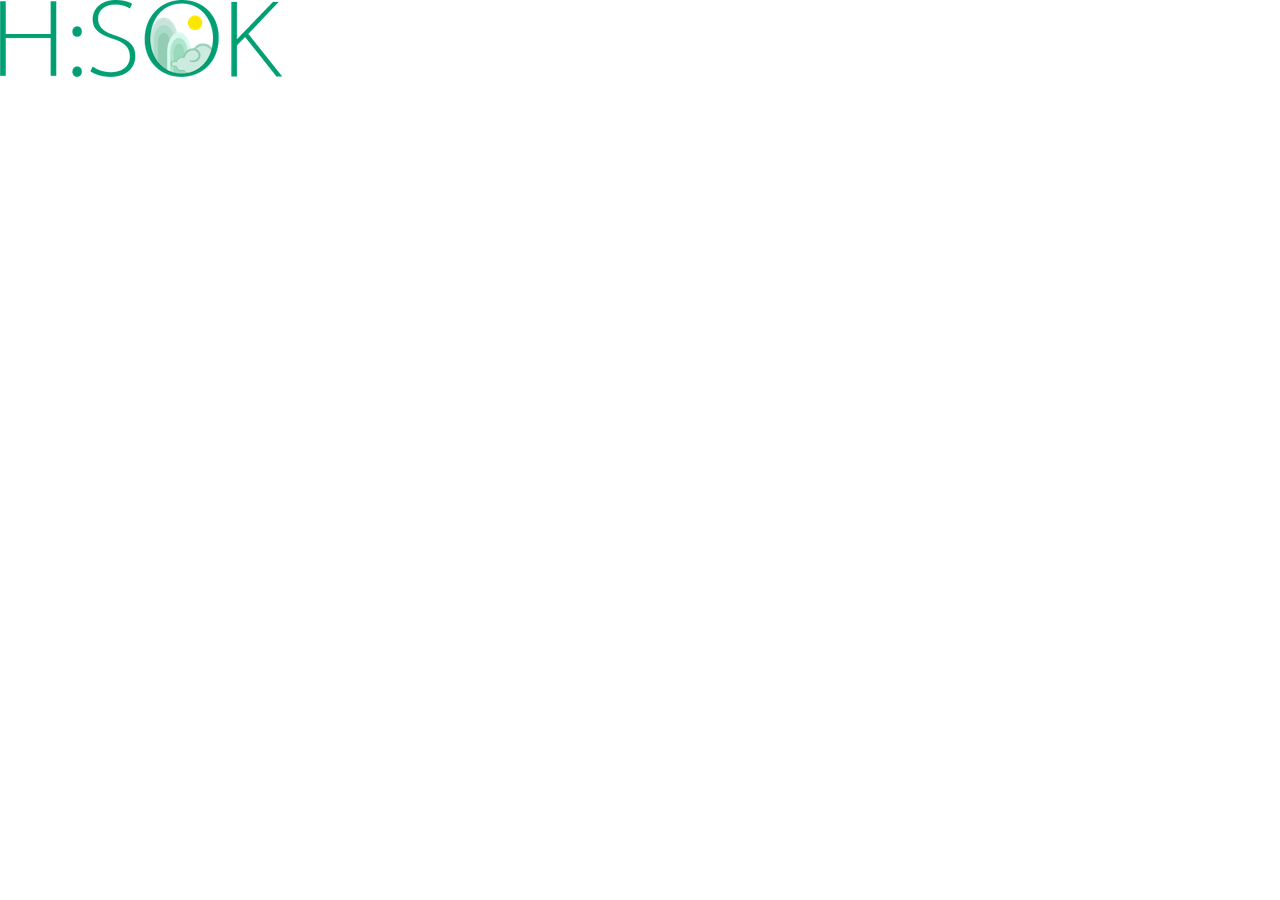
<file: send-estimate.html>
<!DOCTYPE html>
<html>
  <head>
    <meta charset="utf-8" />
    <meta name="viewport" content="width=device-width" />
    <title>견적 요청</title>
    <link href="assets/css/main.css" rel="stylesheet" type="text/css" />
    <link href="assets/css/stylesheet.css" rel="stylesheet" type="text/css" />
  </head>
  <body>
    <img src="./images/logo.png" />
  </body>
</html>
</file>
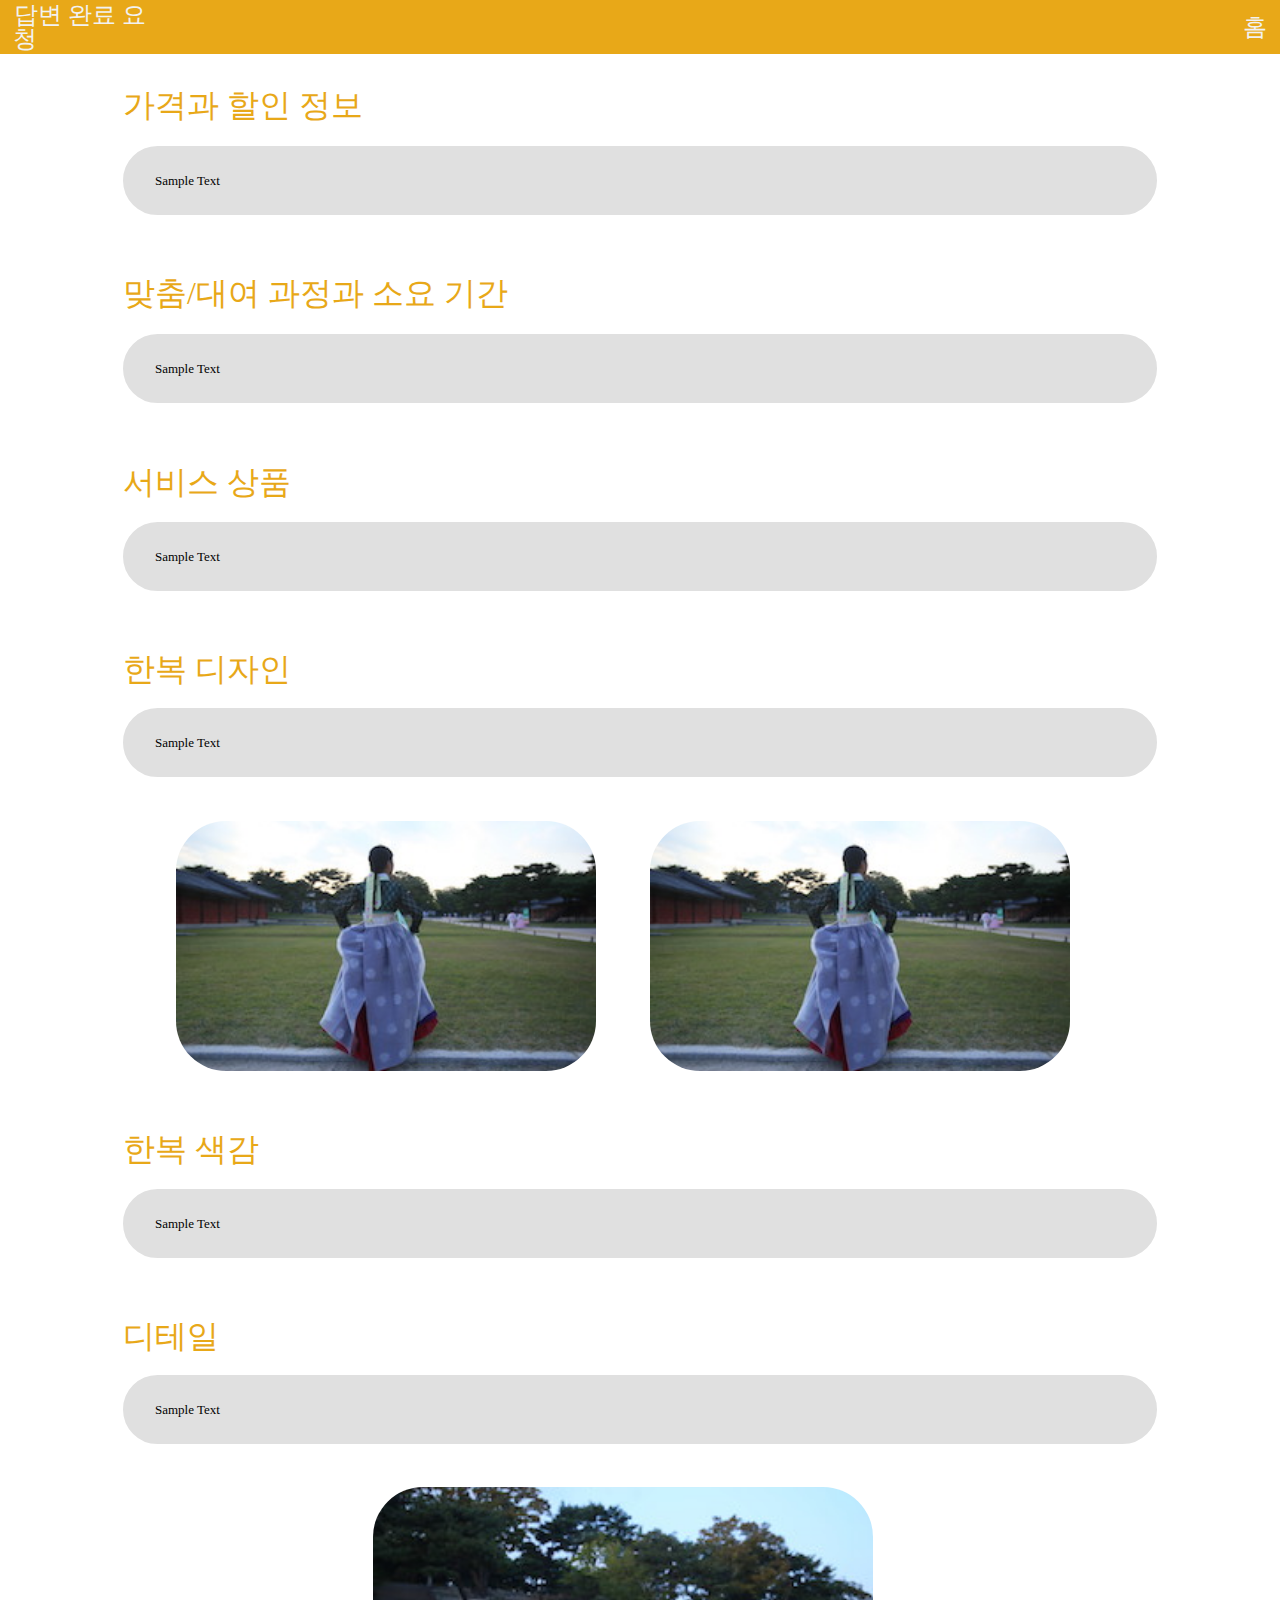
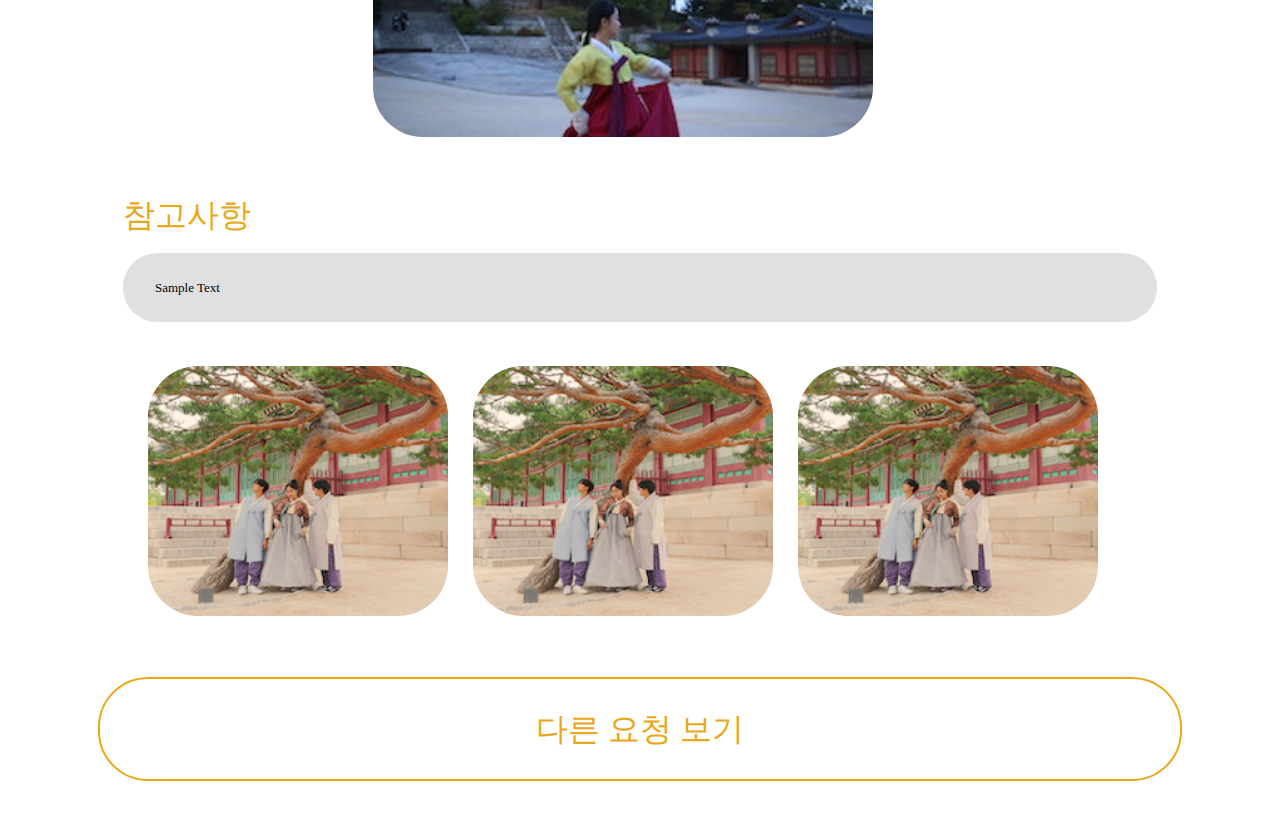
<file: view-answered-request.html>
<!DOCTYPE html>
<html>
  <head>
    <meta charset="utf-8" />
    <meta name="viewport" content="width=device-width, initial-scale=1.0" />
    <title>답변한 요청</title>
    <link href="assets/css/main.css" rel="stylesheet" type="text/css" />
    <link href="assets/css/stylesheet.css" rel="stylesheet" type="text/css" />
  </head>
  <body>
    <nav class="sticky top-bar top-bar--yellow">
      <section class="top-bar__column pos-left">
        <a href="./answered-requests-page.html" class="hidden--desk pos-left"
          ><
        </a>
        <a href="./answered-requests-page.html" class="pos-left"
          >답변 완료 요청</a
        >
      </section>
      <a href="./index.html" class="pos-right">홈</a>
    </nav>
    <section class="answer-sheet top-item--mob top-item--desk">
      <section class="answer-set">
        <span class="answer__title answer__title--answered"
          >가격과 할인 정보</span
        >
        <div class="answer__text">
          <span>Sample Text</span>
        </div>
      </section>
      <section class="answer-set">
        <span class="answer__title answer__title--answered"
          >맞춤/대여 과정과 소요 기간</span
        >
        <div class="answer__text">
          <span>Sample Text</span>
        </div>
      </section>
      <section class="answer-set">
        <span class="answer__title answer__title--answered">서비스 상품</span>
        <div class="answer__text">
          <span>Sample Text</span>
        </div>
      </section>
      <section class="answer-set answer-set--with-array">
        <span class="answer__title answer__title--answered">한복 디자인</span>
        <div class="answer__text">
          <span>Sample Text</span>
        </div>
        <section class="image-array">
          <img src="./assets/images/hanbok10.jpeg" class="array-image--2" />
          <img src="./assets/images/hanbok10.jpeg" class="array-image--2" />
        </section>
      </section>
      <section class="answer-set">
        <span class="answer__title answer__title--answered">한복 색감</span>
        <div class="answer__text">
          <span>Sample Text</span>
        </div>
      </section>
      <section class="answer-set answer-set--with-array">
        <span class="answer__title answer__title--answered">디테일</span>
        <div class="answer__text">
          <span>Sample Text</span>
        </div>
        <section class="image-array">
          <img src="./assets/images/hanbok9.jpeg" class="array-image--1" />
        </section>
      </section>
      <section class="answer-set answer-set--with-array">
        <span class="answer__title answer__title--answered">참고사항</span>
        <div class="answer__text">
          <span>Sample Text</span>
        </div>
        <section class="image-array">
          <img src="./assets/images/hanbok8.jpeg" class="array-image--3" />
          <img src="./assets/images/hanbok8.jpeg" class="array-image--3" />
          <img src="./assets/images/hanbok8.jpeg" class="array-image--3" />
        </section>
      </section>
      <a
        href="./answered-requests-page.html"
        class="button button--big button--answered-requests"
      >
        <span
          class="button__text button__text--large button__text--answered-requests"
          >다른 요청 보기</span
        >
      </a>
    </section>
  </body>
</html>
</file>
<file: assets/css/stylesheet.css>
@font-face {
  font-family: "NanumBarunGothic";
  src: url("/assets/webfont/nanumbarungothic-webfont.woff") format("woff");
}
</file>
<file: assets/css/main.css>
@import "./reset.css";
@import "./nav-bar.css";
@import "./button.css";
@import "./index.css";
@import "./request.css";
@import "./answer.css";

html {
  width: 100%;
  height: 100%;
}

body {
  width: 100%;
  height: 100%;
  margin: 0;
}

textarea {
  resize: none;
}

span {
  font-size: small;
}

.home-content {
  display: flex;
  flex-direction: column;
  justify-content: center;
  align-items: center;
}

.home-content--row {
  flex-direction: row;
}

.home-content--spaceA {
  justify-content: space-evenly;
}

@media screen and (min-width: 840px) {
  .hidden--desk {
    display: none;
  }

  .top-item--desk {
    margin-top: 3%;
  }

  .home-content {
    height: 92%;
    padding-top: 2%;
  }
}

@media screen and (max-width: 840px) {
  .hidden--mob {
    display: none;
  }

  .top-item--mob {
    margin-top: 15% !important;
  }

  .hidden--desk {
    font-size: xx-large;
  }

  .home-content {
    height: 100%;
  }
}
</file>
